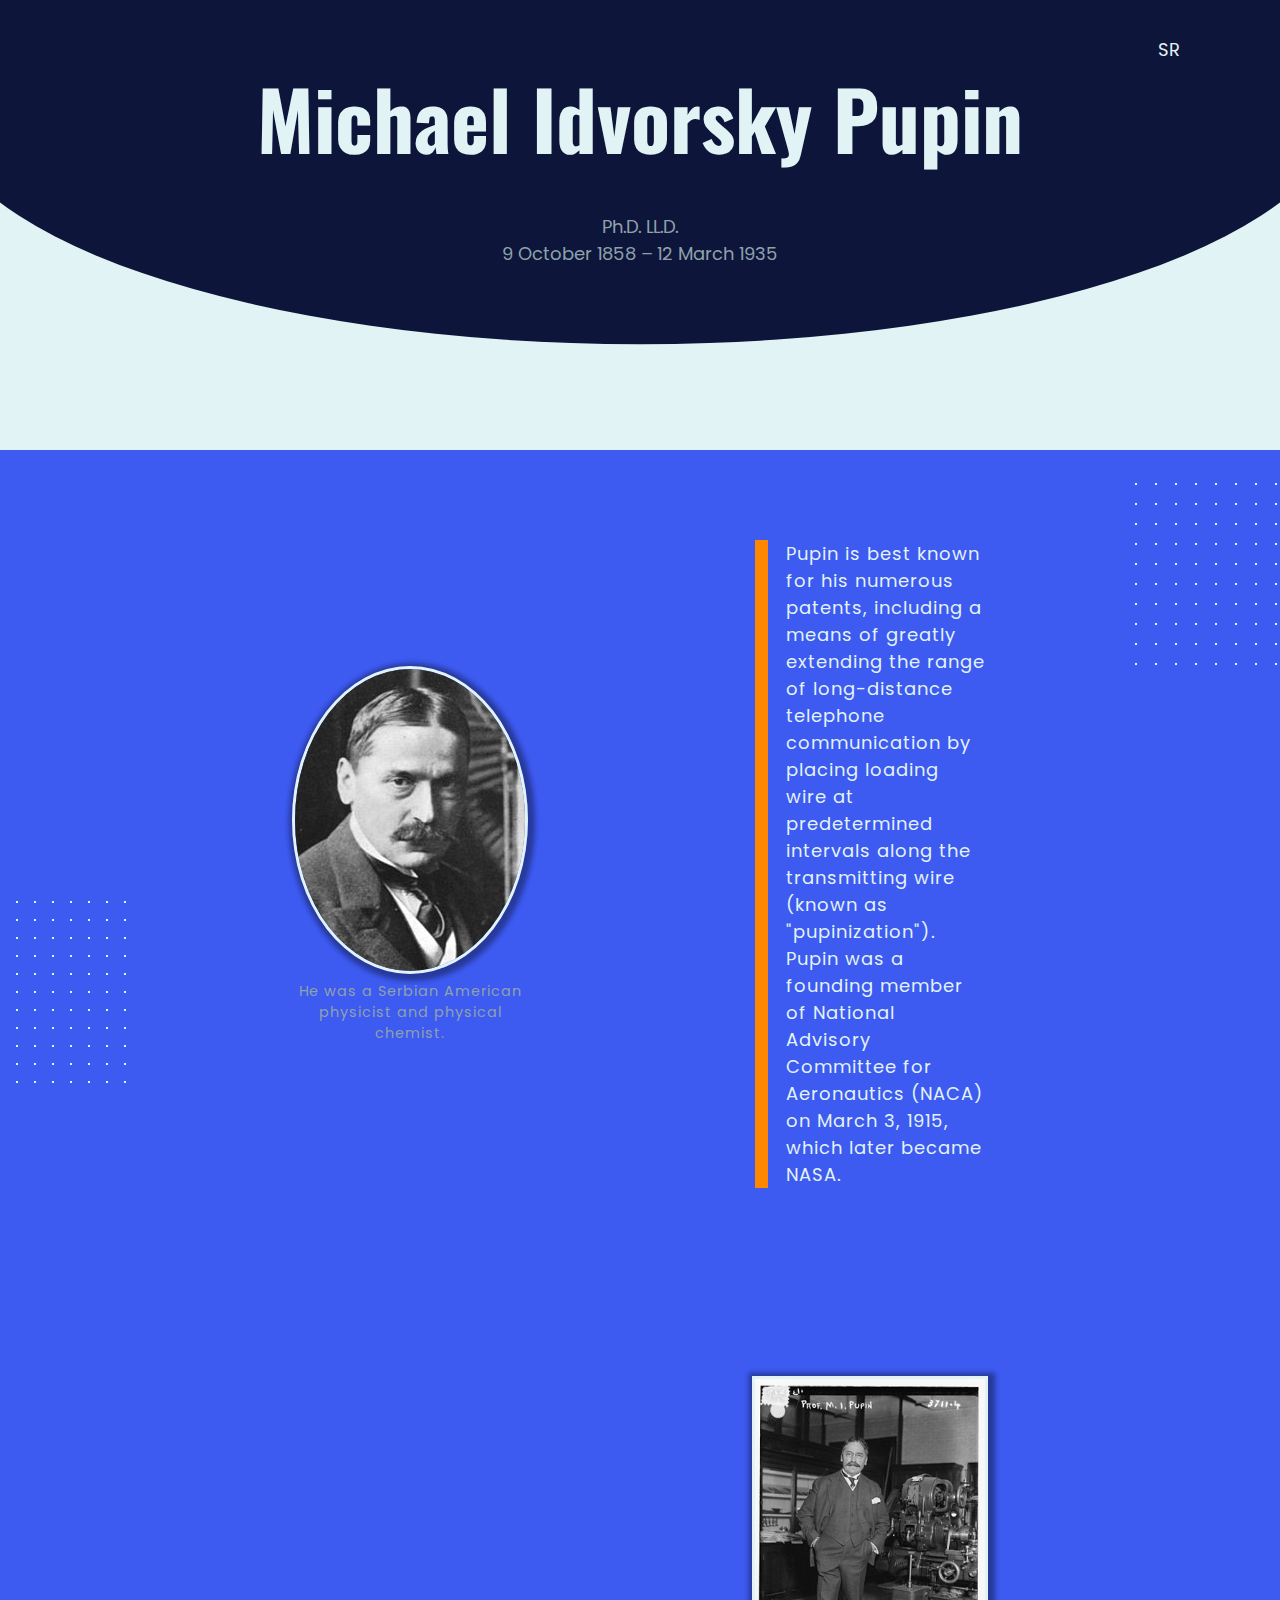
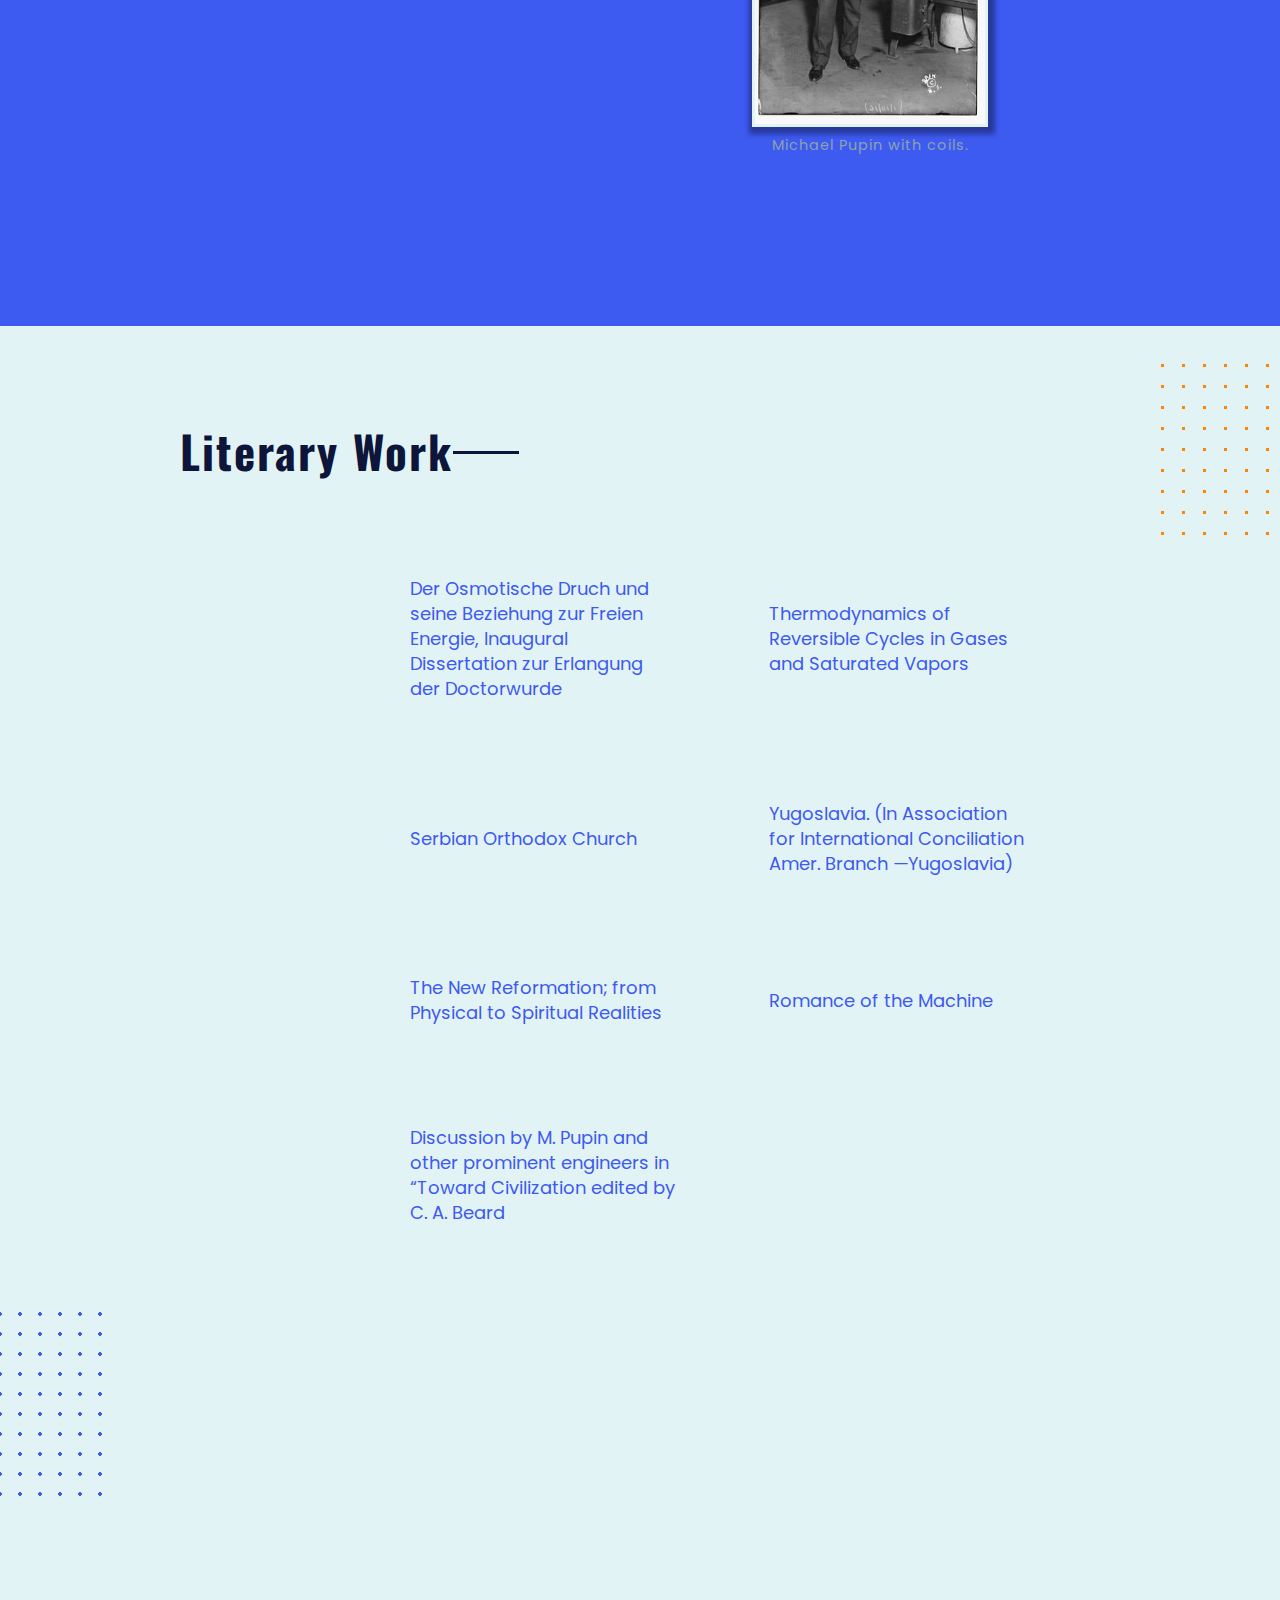
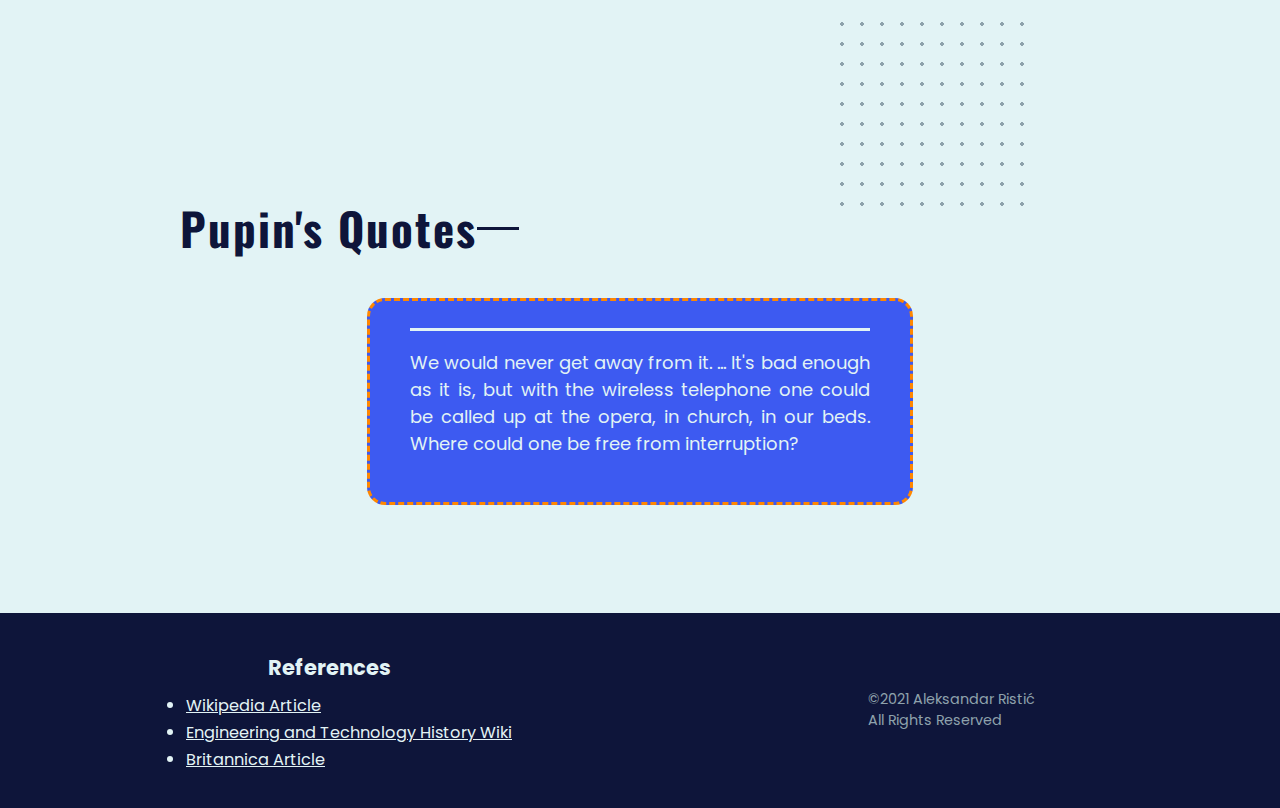
<file: tribute-page/index.html>
<!DOCTYPE html>
<html lang="en">
<head>
    <meta charset="UTF-8">
    <meta http-equiv="X-UA-Compatible" content="IE=edge">
    <meta name="viewport" content="width=device-width, initial-scale=1.0">
    <meta name="description" content="Michael Idvorsky Pupin's life, literary work and quotes summary.">
    <meta name="keywords" content="michael idvorsky pupin, pupin life, pupin coils, pupin quotes, pupin books, pupin literary works">
    <title>Michael Idvorsky Pupin</title>
    <link rel="stylesheet" href="css/style.css">
    <link rel="stylesheet" href="https://cdnjs.cloudflare.com/ajax/libs/font-awesome/5.15.3/css/all.min.css" integrity="sha512-iBBXm8fW90+nuLcSKlbmrPcLa0OT92xO1BIsZ+ywDWZCvqsWgccV3gFoRBv0z+8dLJgyAHIhR35VZc2oM/gI1w==" crossorigin="anonymous" />
    <script src="js/main.js" defer></script>
</head>
<body onload="initialCheck()">
   <main id="main">

       <section class="hero-container">
            <div class="title-container flex-center">
                <div id="title" class="package">
                    <h1>Michael Idvorsky Pupin</h1>
                </div>
                <div class="title-sub flex-center box">
                    <span>
                        Ph.D. LL.D.  
                    </span> 
                    <span>
                        9 October 1858 – 12 March
                        1935
                    </span>
                </div>
            </div>
            <div class="language">
                <a href="index_sr.html"><i class="fas fa-globe"></i>SR</a>
            </div>
       </section>

       <section class="basic-info">
        <div id="img-div" class="flex-center">
            <img src="assets/main_pupin.jpg" alt="pupin img" id="image">
            <div id="img-caption">
                <span>He was a Serbian American physicist and physical chemist.</span>
            </div>
        </div>

        <div class="info-para"> 
            <p class="box">
                Pupin is best known for his numerous patents, including a means of greatly extending the range of
                long-distance telephone communication by placing loading wire at predetermined intervals along
                the transmitting wire (known as "pupinization").
                Pupin was a founding member of National Advisory Committee for Aeronautics (NACA) on March 3, 1915, which later
                became NASA.
            </p>
        </div>
        <div class="el-order-3 flex-center">
            <img src="assets/coils_pupin.jpg" alt="pupin with coils" id="image-2">
            <div id="img-caption-2">
                <span>Michael Pupin with coils.</span>
            </div>
        </div>
        <div class="info-para">
            <p class="box">
                Pupin's 1899 patent for loading coils, archaically called "Pupin coils", followed closely on the pioneering 
                work of the physicist and mathematician Oliver Heaviside, which predates Pupin's patent by some seven years. 
                The importance of the patent was made clear when the American rights to it were acquired by American 
                Telephone & Telegraph (AT&T), making him wealthy.  
            </p>
        </div>
    </section>
       <section class="info">
        <div id="tribute-info" class="flex-center">
            <h2>Literary Work</h2>
            <ul>
                <li>Der Osmotische Druch und seine Beziehung zur Freien Energie, Inaugural Dissertation zur Erlangung der Doctorwurde</li>
                <li>Thermodynamics of Reversible Cycles in Gases and Saturated Vapors</li>
                <li>Serbian Orthodox Church</li>
                <li>Yugoslavia. (In Association for International Conciliation Amer. Branch —Yugoslavia)</li>
                <li>The New Reformation; from Physical to Spiritual Realities</li>
                <li>Romance of the Machine</li>
                <li>Discussion by M. Pupin and other prominent engineers in “Toward Civilization edited by C. A. Beard</li>
            </ul>
            <p class="box">
                Besides his patents he published several dozen scientific disputes, articles, reviews and a 396-page autobiography under the name Michael Pupin, From Immigrant to Inventor (Scribner's, 1923). He won the annual Pulitzer Prize for Biography or Autobiography. It was published in Serbian in 1929 under the title From pastures to scientist.
            </p>
        </div>
       </section>
       <section class="quotes flex-center">
           <h2>Pupin's Quotes</h2>
        <div class="quote-container flex-center">
            <div class="progress-bar"></div>
            <div class="fas fa-quote-right fa-quote"></div>
            <div class="fas fa-quote-left fa-quote"></div>
            <p class="quote">
                We would never get away from it. ... It's bad enough as it is, but with the wireless telephone one could be called up at the opera, in church, in our beds. Where could one be free from interruption?
            </p>
        </div>
       </section>
       <footer>
        <div class="references flex-center">
            <h3>References</h3>
            <ul>
                <li><a href="https://en.wikipedia.org/wiki/Mihajlo_Pupin" id="tribute-link" target="_blank" rel="noopener noreferrer">Wikipedia Article</a></li>
                <li><a href="https://ethw.org/Michael_Pupin" target="_blank" rel="noopener noreferrer">Engineering and Technology History Wiki</a></li>
                <li><a href="https://www.britannica.com/biography/Mihajlo-Pupin" target="_blank" rel="noopener noreferrer">Britannica Article</a></li>
            </ul>
        </div>
        <div class="author">
            <span>
                ©2021 Aleksandar Ristić
            </span>            
            <span>
                All Rights Reserved
            </span>
        </div>
        <div class="back-to-top">
            <a href="#title"><i class="fas fa-chevron-circle-up"></i></a>
        </div>
       </footer>
   </main>
</body>
</html>
</file>
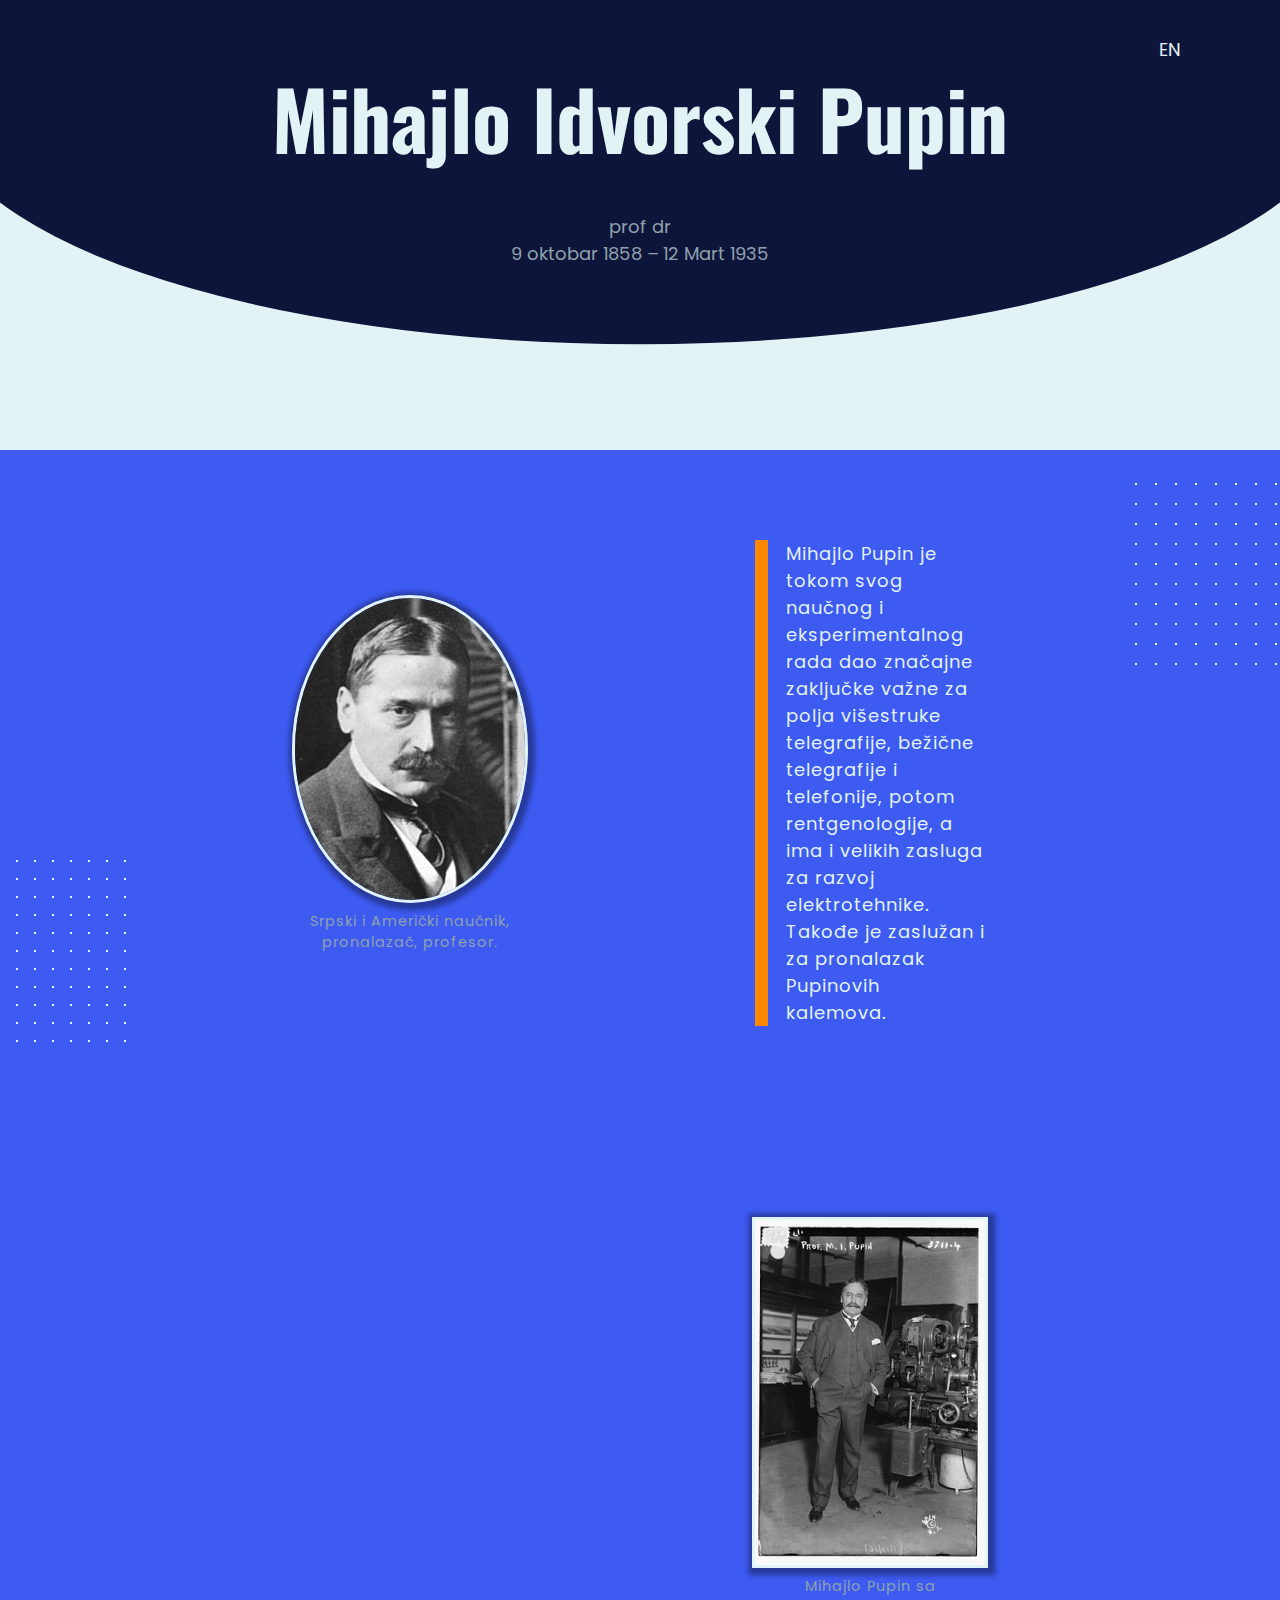
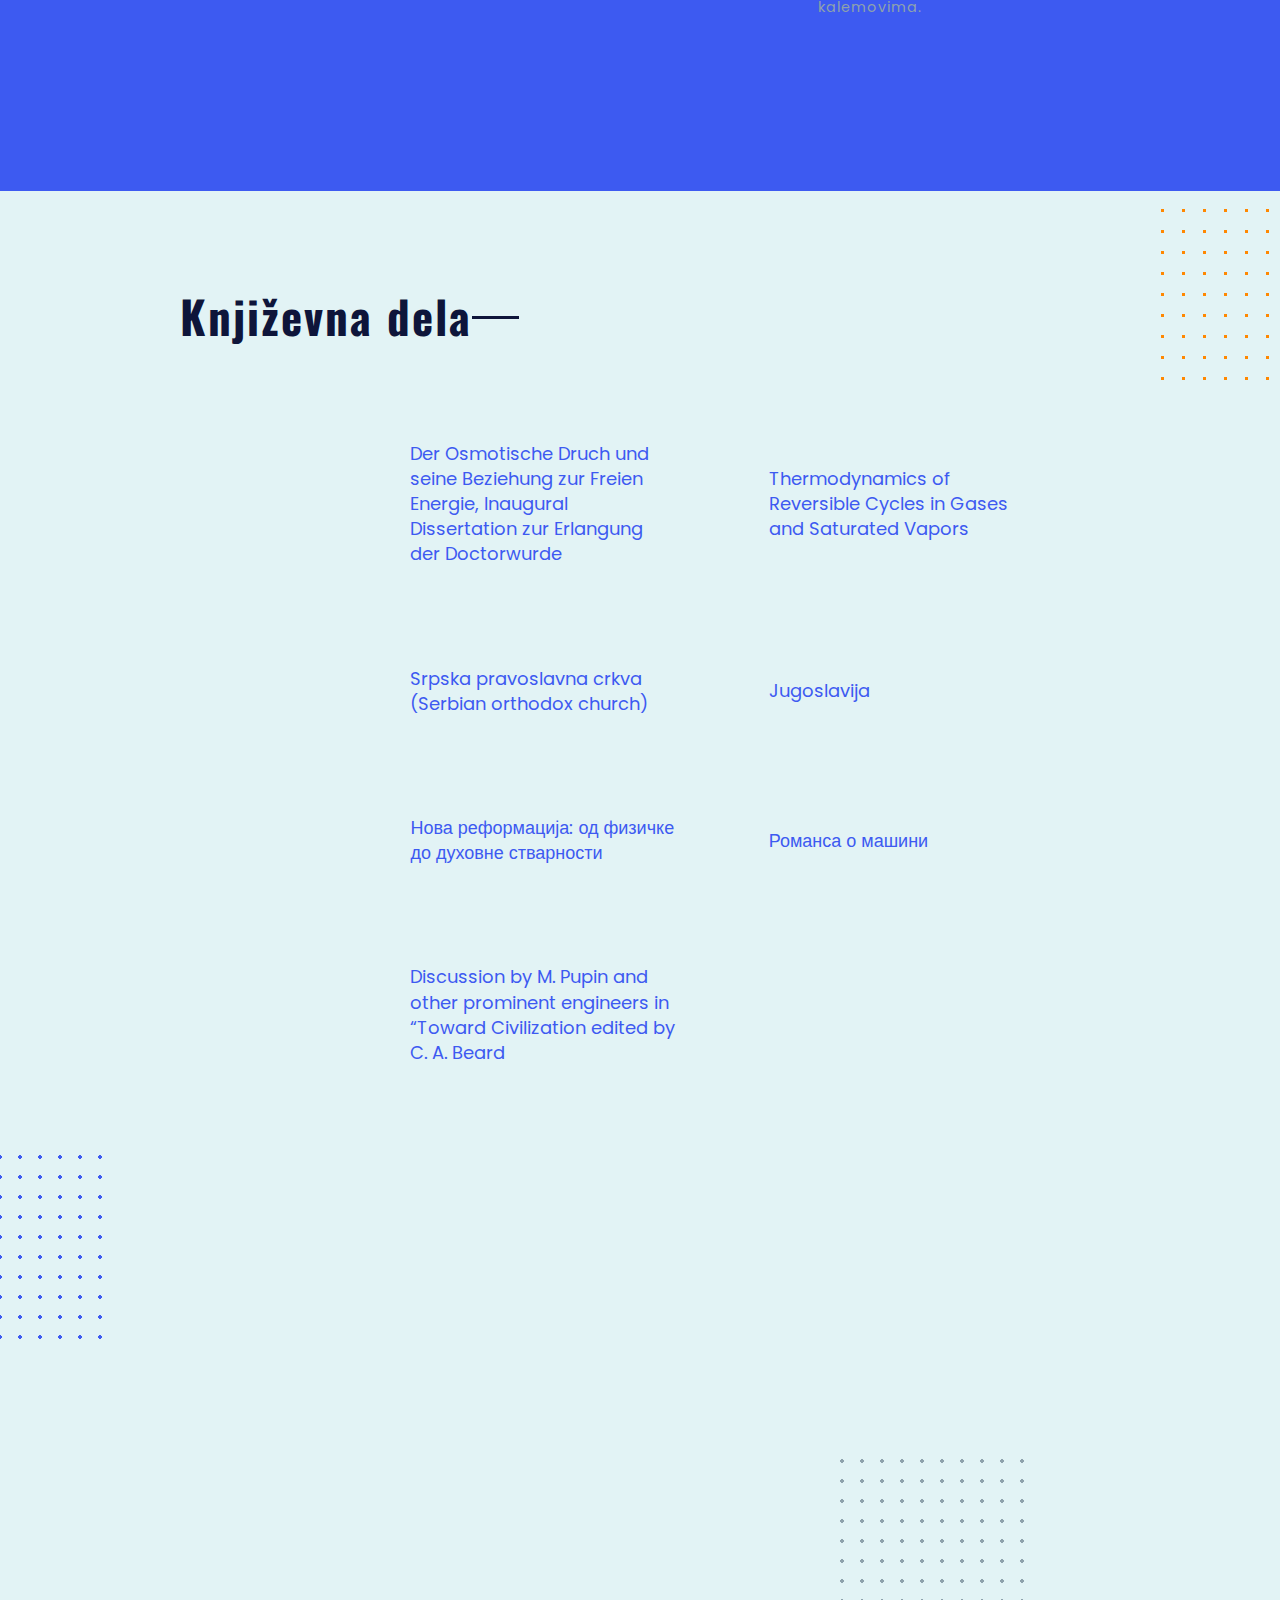
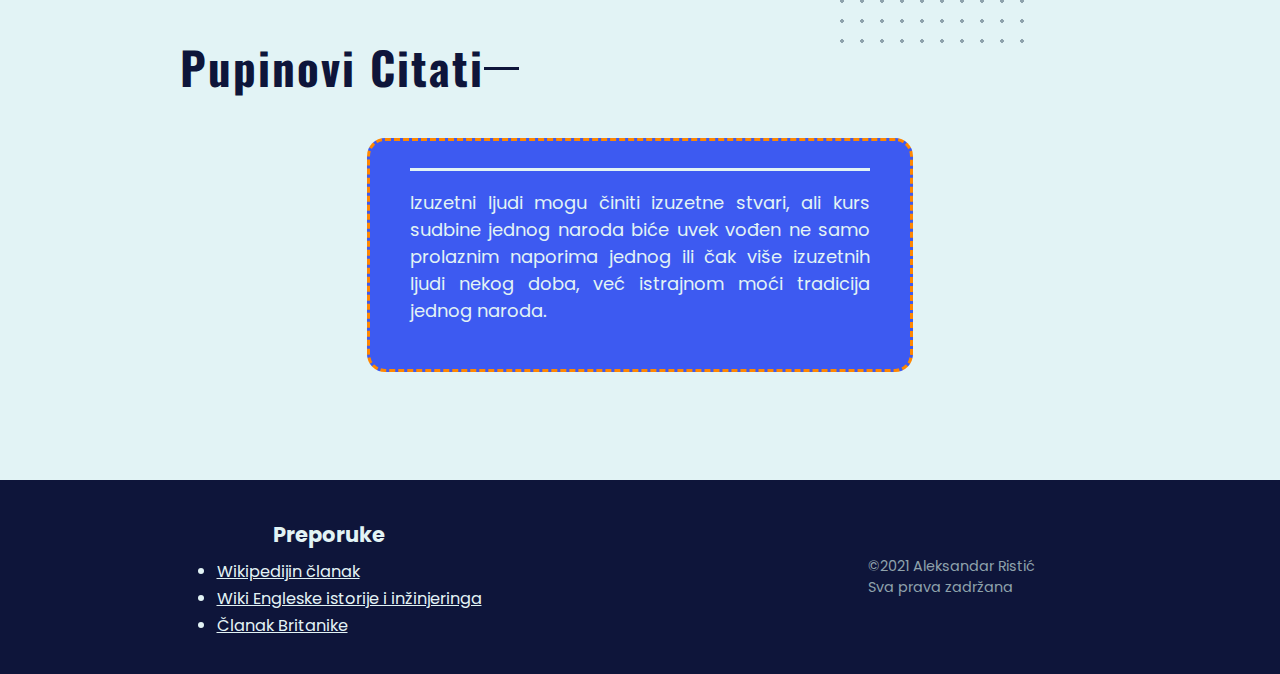
<file: tribute-page/index_sr.html>
<!DOCTYPE html>
<html lang="en">
<head>
    <meta charset="UTF-8">
    <meta http-equiv="X-UA-Compatible" content="IE=edge">
    <meta name="viewport" content="width=device-width, initial-scale=1.0">
    <meta name="description" content="Život i delo Mihajla Idvorskog Pupina, književna dela i citati.">
    <meta name="keywords" content="mihajlo idvorski pupin, pupin život, pupin kalemovi, pupin citati, pupin književna dela">
    <title>Mihajlo Idvorski Pupin</title>
    <link rel="stylesheet" href="css/style.css">
    <link rel="stylesheet" href="https://cdnjs.cloudflare.com/ajax/libs/font-awesome/5.15.3/css/all.min.css" integrity="sha512-iBBXm8fW90+nuLcSKlbmrPcLa0OT92xO1BIsZ+ywDWZCvqsWgccV3gFoRBv0z+8dLJgyAHIhR35VZc2oM/gI1w==" crossorigin="anonymous" />
    <script src="js/main_sr.js" defer></script>
</head>
<body onload="initialCheck()">
   <main id="main">

       <section class="hero-container">
            <div class="title-container flex-center">
                <div id="title" class="package">
                    <h1>Mihajlo Idvorski Pupin</h1>
                </div>
                <div class="title-sub flex-center box">
                    <span>
                        prof dr 
                    </span>
                    <span>
                        9 oktobar 1858 – 12 Mart
                        1935
                    </span>
                </div>
            </div>
            <div class="language">
                <a href="index.html"><i class="fas fa-globe"></i>EN</a>
            </div>
       </section>

       <section class="basic-info">
        <div id="img-div" class="flex-center">
            <img src="assets/main_pupin.jpg" alt="pupin img" id="image">
            <div id="img-caption">
                <span>Srpski i Američki naučnik, pronalazač, profesor.</span>
            </div>
        </div>

        <div class="info-para"> 
            <p class="box">
                Mihajlo Pupin je tokom svog naučnog i eksperimentalnog rada dao značajne zaključke važne za polja
                višestruke telegrafije, bežične telegrafije i telefonije, potom rentgenologije, a ima i velikih
                zasluga za razvoj elektrotehnike. Takođe je zaslužan i za pronalazak Pupinovih kalemova.
            </p>
        </div>
        <div class="el-order-3 flex-center">
            <img src="assets/coils_pupin.jpg" alt="pupin with coils" id="image-2">
            <div id="img-caption-2">
                <span>Mihajlo Pupin sa kalemovima.</span>
            </div>
        </div>
        <div class="info-para">
            <p class="box">
                Pupinov najznačajniji pronalazak je u svetu poznat pod imenom „Pupinova teorija“ (1896),
                kojom je rešio problem povećanja dometa prostiranja telefonskih struja. Patentirao je 
                1899 induktivne kaleme, nazvane „Pupinovi Kalemovi“. Važnost patenta je bila jasna 
                kada su Američka prava na njega preuzeta od strane Američkog Udruženja za Telefon i Telegraf,
                od čega je postao imućan čovek.
            </p>
        </div>
    </section>
       <section class="info">
        <div id="tribute-info" class="flex-center">
            <h2>Književna dela</h2>
            <ul>
                <li>Der Osmotische Druch und seine Beziehung zur Freien Energie, Inaugural Dissertation zur Erlangung der Doctorwurde</li>
                <li>Thermodynamics of Reversible Cycles in Gases and Saturated Vapors</li>
                <li>Srpska pravoslavna crkva (Serbian orthodox church)</li>
                <li>Jugoslavija</li>
                <li>Нова реформација: од физичке до духовне стварности</li>
                <li>Романса о машини</li>
                <li>Discussion by M. Pupin and other prominent engineers in “Toward Civilization edited by C. A. Beard</li>
            </ul>
            <p class="box">
                Dobitnik je mnogih naučnih nagrada i medalja, bio je član Američke akademije nauka,
                Srpske kraljevske akademije i počasni doktor 18 univerziteta. Bio je i jedan od osnivača
                i dugogodišnji predsednik Srpskog narodnog saveza u Americi. Takođe je dobio i
                Pulicerovu nagradu (1924) za autobiografsko delo „Od pašnjaka do naučenjaka“.
            </p>
        </div>
       </section>
       <section class="quotes flex-center">
           <h2>Pupinovi Citati</h2>
        <div class="quote-container">
            <div class="progress-bar"></div>
            <div class="fas fa-quote-right fa-quote"></div>
            <div class="fas fa-quote-left fa-quote"></div>
            <p class="quote">
                Izuzetni ljudi mogu činiti izuzetne stvari, ali kurs sudbine jednog naroda biće uvek vođen ne samo prolaznim 
                naporima jednog ili čak više izuzetnih ljudi nekog doba, već istrajnom moći tradicija jednog naroda.
            </p>
        </div>
       </section>
       <footer>
        <div class="references flex-center">
            <h3>Preporuke</h3>
            <ul>
                <li><a href="https://sr.wikipedia.org/wiki/%D0%9C%D0%B8%D1%85%D0%B0%D1%98%D0%BB%D0%BE_%D0%9F%D1%83%D0%BF%D0%B8%D0%BD" target="_blank" rel="noopener noreferrer">Wikipedijin članak</a></li>
                <li><a href="https://ethw.org/Michael_Pupin" target="_blank" rel="noopener noreferrer">Wiki Engleske istorije i inžinjeringa</a></li>
                <li><a href="https://www.britannica.com/biography/Mihajlo-Pupin" target="_blank" rel="noopener noreferrer">Članak Britanike</a></li>
            </ul>
        </div>
        <div class="author">
            <span>
                ©2021 Aleksandar Ristić
            </span>            
            <span>
                Sva prava zadržana
            </span>
        </div>
        <div class="back-to-top">
            <a href="#title"><i class="fas fa-chevron-circle-up"></i></a>
        </div>
       </footer>
   </main>
</body>
</html>
</file>
<file: tribute-page/css/style.css>
/* *** *** ***
1.Basic Styles
2.Hero Section
3.Basic Info Section
4.Tribute Info
5.Quotes Section
6.Footer
7.Utils
8.Animations
9.Media Queries
*** *** *** */

/* *** [1.Basic Styles] *** */
@import url('https://fonts.googleapis.com/css2?family=Oswald:wght@400;500;700&family=Poppins:ital,wght@0,400;0,500;0,600;1,400&display=swap');

:root {
    --light:  #e2f3f5;
    --l_blue: #22d1ee;
    --d_blue: #3d5af1;
    --dark:   #0e153a;
    --accent: rgb(255, 135, 0);
    --grey: rgb(142, 162, 172);

    --heading: 'Oswald', sans-serif;
    --para: 'Poppins', sans-serif;
}

html {
    box-sizing: border-box;
    scroll-behavior: smooth;
}

html, body {
    padding: 0;
    margin: 0;
}

body {
    font-family: var(--para);
    min-height: 100vh;
    color: var(--light);
    font-size: clamp(10px, 18px, 22px);
    background-color: var(--light);
    overflow-x: hidden;
}

/* *** [2.Hero Section] *** */

.hero-container {
    position: relative;
    height: 40vh;
}

.hero-container .title-container {
    background-color: var(--dark);
    height: 35vh;
    clip-path: ellipse(55% 60% at 50% 25%);
}

.title-container h1 {
    margin-top: -1em;
    font-weight: 800;
    font-family: var(--heading);
}

.title-sub span {
    color: var(--grey);
    font-size: .8em;

}

.title-sub span:first-of-type {
    margin-top: -1em;
}

.hero-container .language {
    position: absolute;
    top: 1em;
    right: 2em;
}

.language a {
    padding: .3em .5em;
    border: 1px solid transparent;
    color: var(--light);
    text-decoration: none;
    transition: border 350ms ease-in;
}

.language a:hover {
    border: 1px solid var(--light);
}

.language a i {
    margin-right: .1em;
}

/* *** [3.Basic Info Section] *** */

.basic-info {
    padding: 1em;
    background-color: var(--d_blue);
}

#image {
    height: auto;
    width: 100%;
    max-width: 230px;
    border: 3px solid var(--light);
    box-shadow: 2px 2px 5px 5px rgba(0, 0, 0, .2),
    2px 2px 5px 5px rgba(0, 0, 0, .2);
    border-radius: 50%;
}

#img-caption,
#img-caption-2 {
    max-width: 230px;
    margin-top: .5em;
    color: var(--grey);
    font-size: .8em;
    letter-spacing: 1px;
    text-align: center;
}

#image-2 {
    height: auto;
    width: 100%;
    max-width: 230px;
    margin-top: 2em;
    border: 3px solid var(--light);
    box-shadow: 2px 2px 5px 5px rgba(0, 0, 0, .2),
    2px 2px 5px 5px rgba(0, 0, 0, .2);
}

.info-para p {
    margin-top: 2em;
    padding-left: 1em;
    border-left: .75em solid var(--accent);
    line-height: 1.5;
    letter-spacing: 1px;
}

/* *** [4.Tribute Info] *** */

#tribute-info {
    padding: 1em;
}

#tribute-info ul {
    list-style: none;
    display: grid;
    grid-template-columns: repeat( auto-fill, minmax(250px, 1fr) );
}

#tribute-info ul li {
    position: relative;
    margin-top: 2em;
    color: var(--d_blue);
    line-height: 1.4;
}

#tribute-info ul li::before {
    position: absolute;
    top: 50%;
    transform: translate(-50%, -50%);
    text-align: center;
    font-family: "Font Awesome 5 Free";
    font-weight: 900;
    font-size: 15vw;
    content: "\f518";
    color: var(--accent);
    opacity: .4;
    z-index: -1;
}

#tribute-info h2 {
    align-self: flex-start;
    font-family: var(--heading);
    color: var(--dark);
}

#tribute-info p {
    padding: 1em;
    background-color: var(--dark);
    border-left: .75em solid var(--accent);
    line-height: 1.5;
    letter-spacing: 2px;
}

/* *** [5.Quotes Section] *** */

.quotes {
    padding: 1em;
}

.quote-container {
    position: relative;
    padding: 1.5em 2.2em;
    border-radius: 1em;
    border: 3px dashed var(--accent);
    background-color: #3d5af1;
}

.quote {
    line-height: 1.5;
    text-align: justify;
}

.quote-container .fa-quote {
    position: absolute;
    font-size: 22px;
    color: rgba(250, 250, 250, .4);
}

.fa-quote-right {
    bottom: 1em;
    right: 1.5em;
}

.fa-quote-left {
    top: 1.5em;
    left: .5em;
}

.quote-container .progress-bar {
    width: 100%;
    height: 3px;
    background-color: var(--light);
    transform-origin: left;
    animation: grow 10s linear infinite;
}

/* *** [6.Footer] *** */
footer {
    padding: 1em;
    background: var(--dark);
    display: grid;
    align-items: center;
    justify-items: center;
}

.references h3 {
    margin-bottom: -.5em;
}

.references a {
    text-decoration: underline;
    font-size: .9em;
    color: var(--light);
}

.references a:visited {
    color: var(--accent);
}

.author span {
    display: block;
    color: var(--grey);
    font-size: .8em;
}

.back-to-top {
    margin-top: 2em;
}

.back-to-top a {
    color: var(--accent);
    font-size: 2em;
    transform: translateY(0);
}

.back-to-top i:hover,
.back-to-top i:active {
    animation: move 0.35s linear infinite;
}

/* *** [7.Utils] *** */
.flex-center {
    display: flex;
    flex-direction: column;
    align-items: center;
    justify-content: center;
}

h2 {
    position: relative;
    align-self: flex-start;
    letter-spacing: 2px;
    font-size: 2em;
    font-family: var(--heading);
    color: var(--dark);
    background-color: var(--light);
}

h2::before {
    content: '';
    position: absolute;
    width: 100%;
    max-width: 226px;
    height: 3px;
    top: 50%;
    transform: translateX(50%);
    background-color: var(--dark);
    z-index: -1;
}

.box {
    transform: translateX(400%);
    transition: transform 0.5s ease;
}

.box:nth-of-type(odd) {
    transform: translateX(-400%);
}

.box.show {
    transform: translateX(0);
}

.package {
    transform:translateY(-300%);
    transition: transform 0.5s ease;
    transition-delay: 0.3s;
}

.package.open {
    transform: translateY(0);
}

/* *** [8.Animations] *** */

@keyframes grow {
    0% {
        transform: scaleX(0);
    }
}

@keyframes move {
    0% {
        transform: translateY(-5px);
    }
    30% {
        transform: translateY(5px);
    }
    60% {
        transform: translateY(-5px);
    }
    100% {
        transform: translateY(0);
    }
}

/* *** [9.Media Queries] *** */

@media (min-width: 768px) {
    .hero-container h1 {
        font-size: 3.2em;
    }

    .basic-info {
        display: grid;
        gap: 1em;
        grid-template-columns: 1fr 1fr;
        align-items: center;
        padding: 2em;
    }

    .basic-info .el-order-3 {
        order: 3;
    }

    #tribute-info ul {
        align-items: center;
        padding-left: calc(15vw + 2em);
        padding-right: 2em;
        gap: 3em;
    }

    #tribute-info li {
        max-width: 90%;
    }

    #tribute-info p {
        margin-top: 4em;
        border-right: .75em solid var(--accent);
        text-align: justify;
        padding: 2em;
    }

    .quote-container {
        min-height: 15vh;
        max-width: 60%;
        margin-bottom: 3em;
    }

    footer {
        position: relative;
        display: grid;
        grid-template-columns: 1fr 1fr;
    }

    footer .back-to-top {
        position: absolute;
        bottom: 1em;
        right: 2em;
    }

    h2 {
        font-size: 2.5em;
    }
}

@media (min-width: 1200px) {
    .hero-container {
        height: 50vh;
    }

    .hero-container .title-container {
        height: 45vh;
    }

    .hero-container h1 {
        font-size: 4.5em;
    }

    .hero-container span {
        font-size: 1em;
    }

    .hero-container .language {
        top: 2em;
        right: 5em;
    }

    :is(.basic-info,
        #tribute-info, 
        .quotes) {
        padding: 3em 10em;
    }

    .basic-info {
        position: relative;
        align-items: center;
        justify-items: center;
        column-gap: 0;
    }

    .basic-info::before {
        content: '';
        position: absolute;
        width: 15vw;
        height: 15vw;
        top: 30%;
        left: -5%;
        background: transparent;
        background-image:
            radial-gradient(var(--light) 12%, transparent 0),
            radial-gradient(var(--light) 12%, transparent 0);
        background-size: 18px 18px;
    }

    .basic-info::after {
        content: '';
        position: absolute;
        width: 15vw;
        height: 15vw;
        bottom: -15%;
        right: -5%;
        background: transparent;
        background-image:
            radial-gradient(var(--accent) 12%, transparent 0),
            radial-gradient(var(--accent) 12%, transparent 0);
        background-size: 21px 21px;
    }

    .hero-container::before {
        content: '';
        position: absolute;
        width: 15vw;
        height: 15vw;
        bottom: -48%;
        right: -3%;
        background: transparent;
        background-image:
            radial-gradient(var(--light) 10%, transparent 0),
            radial-gradient(var(--light) 10%, transparent 0);
        background-size: 20px 20px;
        z-index: 1;
    }

    #tribute-info {
        position: relative;
    }

    #tribute-info p {
        position: relative;
        z-index: 1;
    }

    #tribute-info::before {
        content: '';
        position: absolute;
        width: 15vw;
        height: 15vw;
        bottom: 15%;
        left: -7%;
        background: transparent;
        background-image:
            radial-gradient(var(--d_blue) 12%, transparent 0),
            radial-gradient(var(--d_blue) 12%, transparent 0);
        background-size: 20px 20px;
        z-index: 1;
    }

    #tribute-info::after {
        content: '';
        position: absolute;
        width: 15vw;
        height: 15vw;
        bottom: -7.5%;
        right: 20%;
        background: transparent;
        background-image:
            radial-gradient(var(--grey) 12%, transparent 0),
            radial-gradient(var(--d_blue) 12%, transparent 0);
        background-size: 20px 20px;
    }

    .basic-info .info-para {
        max-width: 50%;
    }

    #tribute-info ul {
        padding-left: 18vw;
        gap: 3.5em;
    }

    #tribute-info ul li::before {
        font-size: 7.5vw;
    }

    #tribute-info p,
    .quote-container {
        max-width: 50%;
    }

    footer .back-to-top{
        right: 5em;
    }
}
</file>
